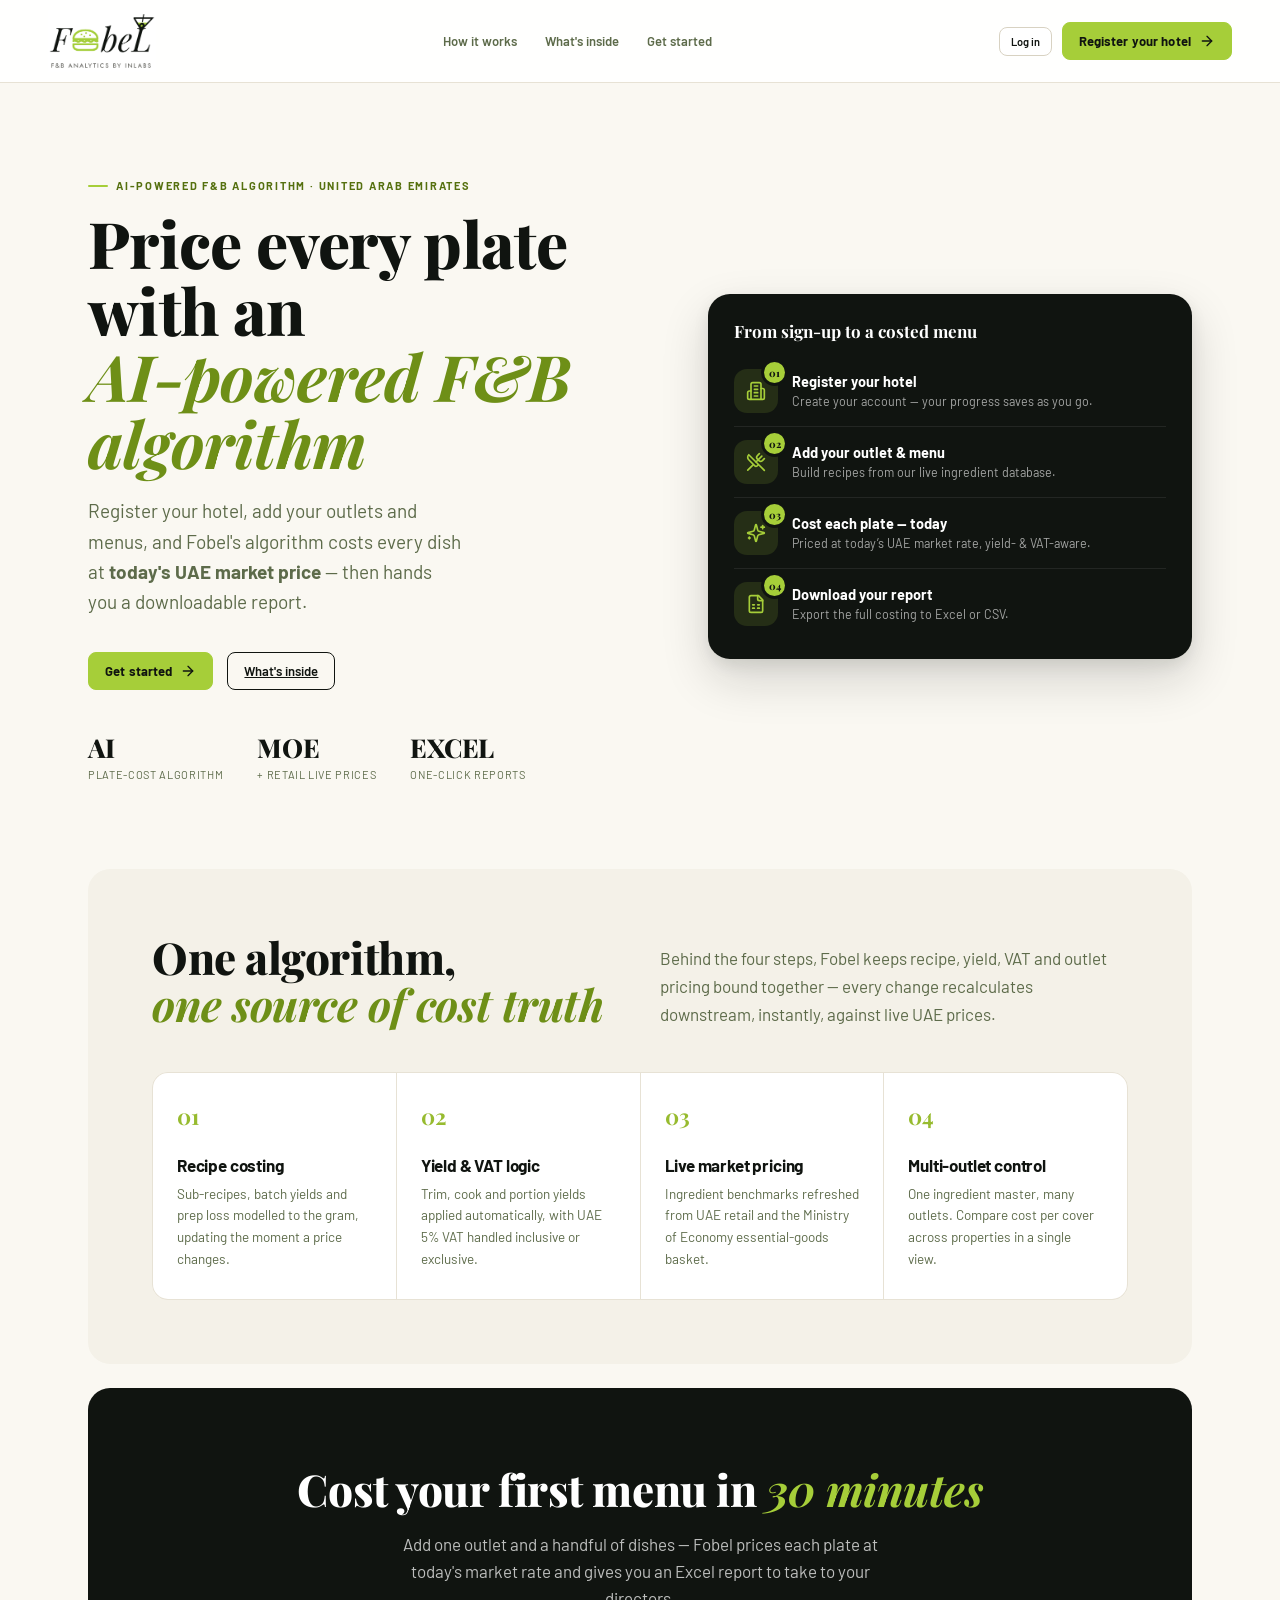
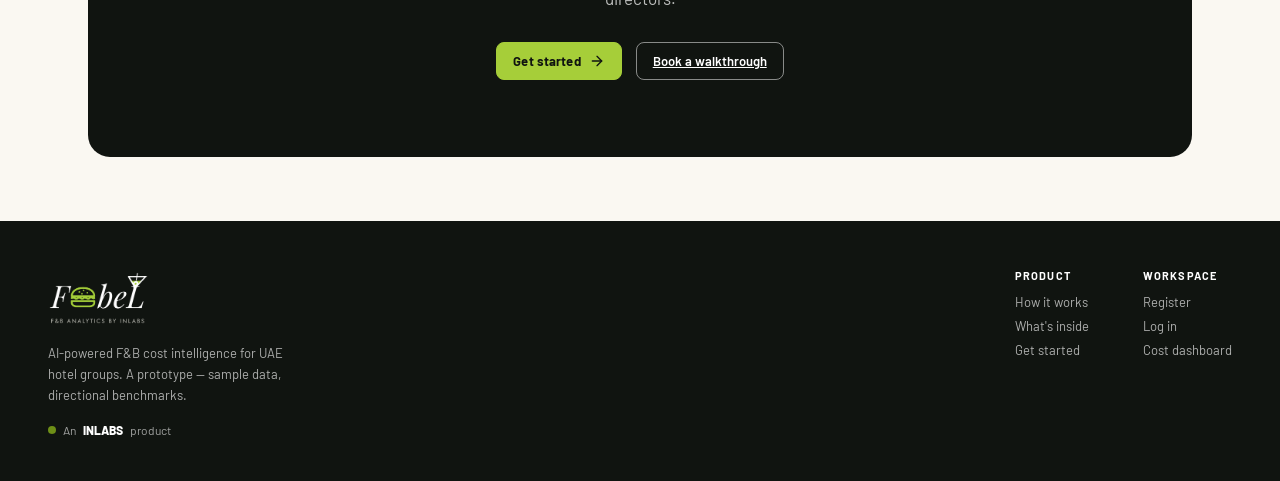
<file: index.html>
<!doctype html>
<html lang="en">
  <head>
    <meta charset="UTF-8" />
    <meta name="viewport" content="width=device-width,initial-scale=1.0" />
    <meta name="theme-color" content="#101410" />
    <link rel="icon" type="image/svg+xml" href="favicon.svg?v=2" />
    <link rel="manifest" href="manifest.webmanifest" />
    <link rel="apple-touch-icon" href="favicon.svg?v=2" />
    <meta name="apple-mobile-web-app-capable" content="yes" />
    <meta name="apple-mobile-web-app-status-bar-style" content="black-translucent" />
    <meta name="apple-mobile-web-app-title" content="Fobel" />
    <meta name="description" content="Fobel by INLABS — F&B cost intelligence for UAE hotel groups. Recipe costing, yield & VAT-aware, multi-outlet menu engineering." />
    <title>Fobel by INLABS — UAE Hotel F&B Cost Intelligence</title>
    <script type="module" crossorigin src="./assets/index-DhLRjqMc.js"></script>
    <link rel="stylesheet" crossorigin href="./assets/index-DPZf8jBC.css">
  </head>
  <body>
    <div id="root"></div>
  </body>
</html>
</file>
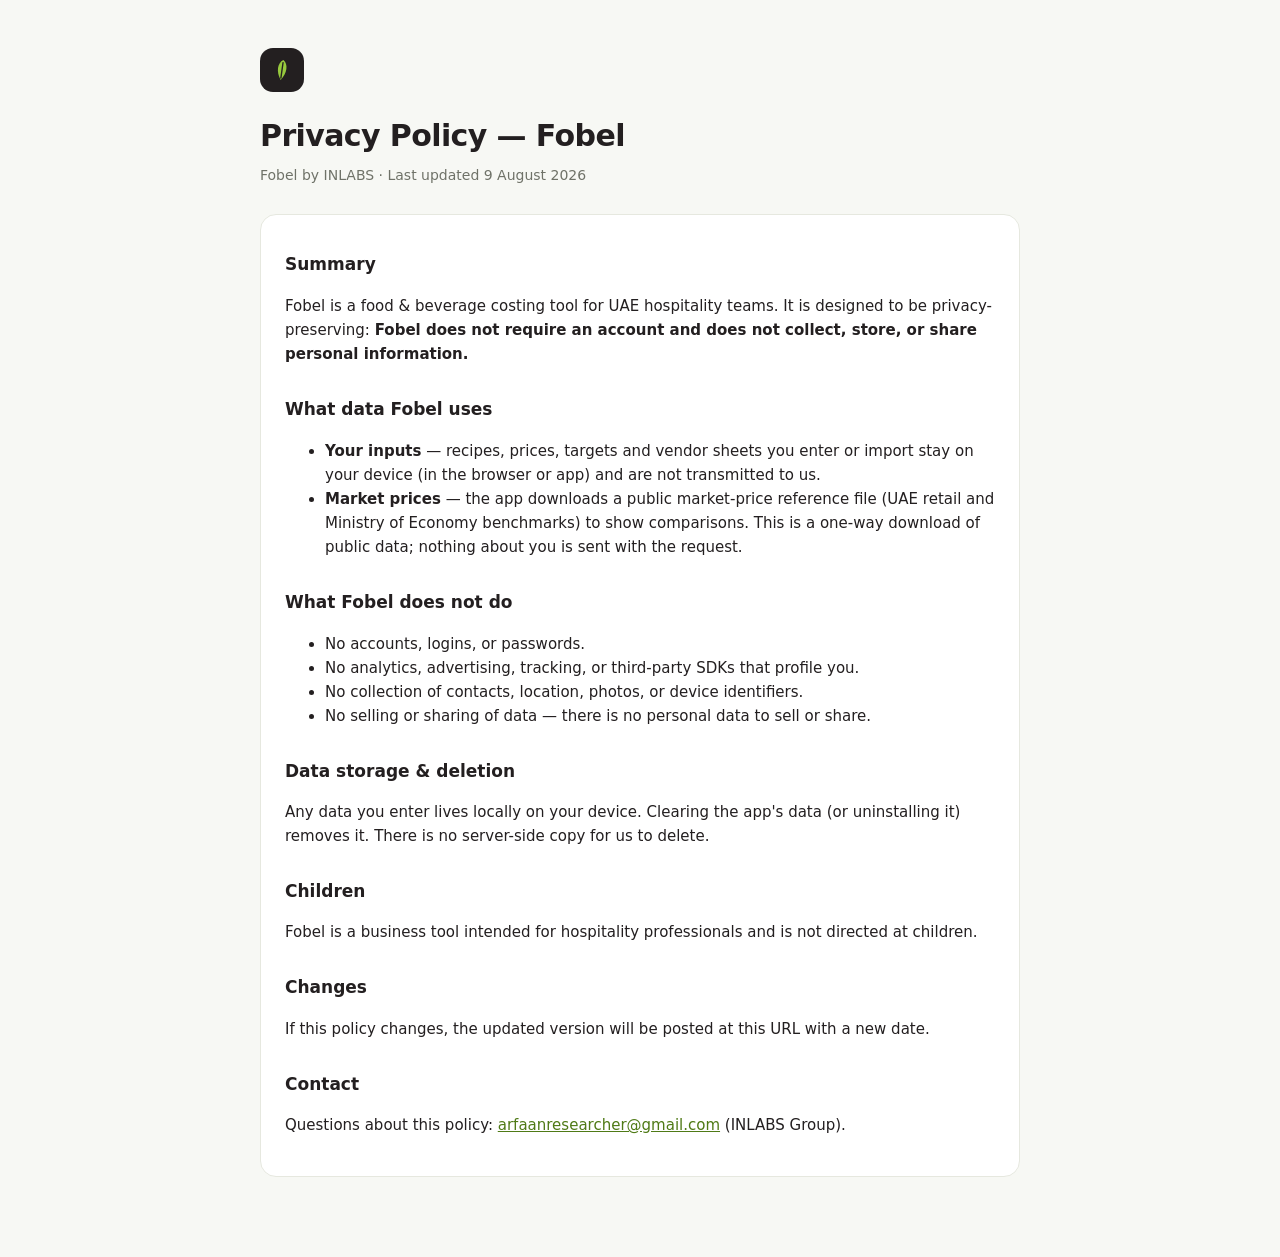
<file: privacy.html>
<!doctype html>
<html lang="en">
<head>
  <meta charset="UTF-8" />
  <meta name="viewport" content="width=device-width,initial-scale=1" />
  <title>Fobel — Privacy Policy</title>
  <style>
    :root { color-scheme: light; }
    body { margin: 0; font-family: Inter, system-ui, -apple-system, "Segoe UI", sans-serif; color: #231f20; background: #f7f8f4; line-height: 1.6; }
    .wrap { max-width: 760px; margin: 0 auto; padding: 48px 22px 80px; }
    .mark { width: 44px; height: 44px; border-radius: 13px; background: #231f20; display: grid; place-items: center; margin-bottom: 20px; }
    h1 { font-size: 30px; letter-spacing: -.02em; margin: 0 0 4px; }
    .sub { color: #6f7268; margin: 0 0 28px; font-size: 14px; }
    h2 { font-size: 17px; margin: 30px 0 8px; }
    p, li { font-size: 15px; }
    a { color: #4f7a16; }
    .card { background: #fff; border: 1px solid #e6e8df; border-radius: 16px; padding: 6px 24px 24px; }
    code { background: #eef6e3; padding: 1px 6px; border-radius: 5px; }
  </style>
</head>
<body>
  <div class="wrap">
    <div class="mark">
      <svg width="30" height="30" viewBox="0 0 48 48" fill="none">
        <g transform="rotate(8 24 24)"><path d="M24 8 C33 14 33 28 24 40 C15 28 15 14 24 8 Z" fill="#97c93d"/>
        <path d="M24 12 L24 37" stroke="#231f20" stroke-width="2.2" stroke-linecap="round"/></g>
      </svg>
    </div>
    <h1>Privacy Policy — Fobel</h1>
    <p class="sub">Fobel by INLABS · Last updated 9 August 2026</p>

    <div class="card">
      <h2>Summary</h2>
      <p>Fobel is a food &amp; beverage costing tool for UAE hospitality teams. It is designed to be
        privacy-preserving: <strong>Fobel does not require an account and does not collect, store, or
        share personal information.</strong></p>

      <h2>What data Fobel uses</h2>
      <ul>
        <li><strong>Your inputs</strong> — recipes, prices, targets and vendor sheets you enter or import
          stay on your device (in the browser or app) and are not transmitted to us.</li>
        <li><strong>Market prices</strong> — the app downloads a public market-price reference file
          (UAE retail and Ministry of Economy benchmarks) to show comparisons. This is a one-way
          download of public data; nothing about you is sent with the request.</li>
      </ul>

      <h2>What Fobel does not do</h2>
      <ul>
        <li>No accounts, logins, or passwords.</li>
        <li>No analytics, advertising, tracking, or third-party SDKs that profile you.</li>
        <li>No collection of contacts, location, photos, or device identifiers.</li>
        <li>No selling or sharing of data — there is no personal data to sell or share.</li>
      </ul>

      <h2>Data storage &amp; deletion</h2>
      <p>Any data you enter lives locally on your device. Clearing the app's data (or uninstalling it)
        removes it. There is no server-side copy for us to delete.</p>

      <h2>Children</h2>
      <p>Fobel is a business tool intended for hospitality professionals and is not directed at children.</p>

      <h2>Changes</h2>
      <p>If this policy changes, the updated version will be posted at this URL with a new date.</p>

      <h2>Contact</h2>
      <p>Questions about this policy: <a href="mailto:arfaanresearcher@gmail.com">arfaanresearcher@gmail.com</a>
        (INLABS Group).</p>
    </div>
  </div>
</body>
</html>
</file>
<file: assets/index-DPZf8jBC.css>
@import "https://fonts.googleapis.com/css2?family=Playfair+Display:ital,wght@0,600;0,700;0,800;0,900;1,600;1,700&family=Barlow:wght@400;500;600;700;800&display=swap";:root{--ink:#101410;--ink-2:#0b0e0b;--green:#6e8f17;--green-ink:#55700f;--green-text:#55700f;--lime:#a6ce39;--lime-600:#97bb2f;--gold:#b07c12;--green-050:#eef3de;--green-600:#55700f;--white:#fff;--paper:#faf8f2;--paper-2:#f4f1e8;--surface:#fff;--surface-2:#faf8f2;--line:#e7e2d5;--line-strong:#d8d2c2;--muted:#5d6b4a;--muted-2:#8a8f7e;--danger:#b4482a;--danger-050:#f7ece7;--warn:#b07c12;--warn-050:#f6eedd;--ok:#55700f;--ok-050:#eef3de;--font:"Barlow", system-ui, -apple-system, "Segoe UI", sans-serif;--serif:"Playfair Display", Georgia, "Times New Roman", serif;--num:"Barlow", system-ui, sans-serif;--fs-display:clamp(34px, 5vw, 64px);--fs-h1:30px;--fs-h2:20px;--fs-h3:15px;--fs-body:14px;--fs-sm:13px;--fs-xs:11px;--s-1:4px;--s-2:8px;--s-3:12px;--s-4:16px;--s-5:20px;--s-6:24px;--s-8:32px;--s-10:40px;--s-12:48px;--s-16:64px;--r-sm:8px;--r-md:12px;--r-lg:16px;--r-xl:22px;--r-pill:999px;--sh-1:0 1px 2px #1014100f, 0 1px 3px #1014100d;--sh-2:0 4px 14px #10141014, 0 2px 6px #1014100d;--sh-3:0 20px 48px #10141029, 0 6px 16px #10141014;--ease:cubic-bezier(.2, .7, .2, 1);--dur:.18s}*{box-sizing:border-box}html{-webkit-text-size-adjust:100%}body{font-family:var(--font);font-size:var(--fs-body);color:var(--ink);background:var(--paper);font-synthesis:none;-webkit-font-smoothing:antialiased;text-rendering:optimizelegibility;margin:0}button,input,select{font:inherit;color:inherit}a{color:inherit}.tnum{font-variant-numeric:tabular-nums}.serif{font-family:var(--serif)}.logo{align-items:center;gap:10px;display:inline-flex}.logo-text{flex-direction:column;line-height:1;display:flex}.logo-word{letter-spacing:-.02em;color:var(--ink);font-size:22px;font-weight:800}.logo--light .logo-word{color:var(--white)}.logo-byline{letter-spacing:.04em;color:var(--muted);margin-top:3px;font-size:10.5px}.logo--light .logo-byline{color:#ffffffb3}.logo-byline b{color:var(--green);font-weight:800}.inlabs-tag{color:var(--muted);align-items:center;gap:7px;font-size:12px;display:inline-flex}.inlabs-tag b{color:var(--ink);font-weight:800}.inlabs-dot{background:var(--green);border-radius:50%;width:8px;height:8px}.btn{cursor:pointer;font-weight:600;font-size:var(--fs-sm);border-radius:var(--r-sm);border:1px solid var(--line-strong);background:var(--white);color:var(--ink);transition:background var(--dur) var(--ease), border-color var(--dur) var(--ease), transform var(--dur) var(--ease);align-items:center;gap:8px;padding:10px 16px;display:inline-flex}.btn:hover{border-color:var(--muted-2)}.btn:active{transform:translateY(1px)}.btn{white-space:nowrap}.btn svg{width:16px;height:16px}.btn--primary{background:var(--lime);border-color:var(--lime);color:var(--ink);letter-spacing:.01em;font-weight:700}.btn--primary:hover{background:var(--lime-600);border-color:var(--lime-600)}.btn--dark{background:var(--ink);border-color:var(--ink);color:var(--white)}.btn--dark:hover{background:var(--ink-2)}.btn--outline{border-color:var(--ink);color:var(--ink);background:0 0}.btn--outline:hover{background:var(--ink);color:var(--white)}.btn--outline-light{color:var(--white);background:0 0;border-color:#ffffff80}.btn--outline-light:hover{border-color:var(--white);background:#ffffff1f}.btn--ghost{background:0 0;border-color:#0000}.btn--ghost:hover{background:var(--green-050)}.btn--sm{font-size:var(--fs-xs);padding:7px 11px}.topbar{z-index:40;-webkit-backdrop-filter:saturate(1.4)blur(10px);backdrop-filter:saturate(1.4)blur(10px);border-bottom:1px solid var(--line);background:#ffffffeb;justify-content:space-between;align-items:center;padding:10px clamp(18px,4vw,48px);display:flex;position:sticky;top:0}.topbar .logo img{display:block}.site-footer .inlabs-tag{color:#fff9}.site-footer .inlabs-tag b{color:var(--white)}.topbar a.logo{text-decoration:none}.topnav{align-items:center;gap:4px;display:flex}.topnav a{color:var(--muted);font-weight:600;font-size:var(--fs-sm);border-radius:var(--r-sm);padding:8px 12px;text-decoration:none}.topnav a:hover{color:var(--ink);background:var(--surface-2)}.topnav a.active{color:var(--ink)}.topbar-actions{align-items:center;gap:10px;display:flex}.home{max-width:1200px;margin:0 auto;padding:0 clamp(18px,4vw,48px)}.kicker{font-size:var(--fs-xs);letter-spacing:.16em;text-transform:uppercase;color:var(--green-text);align-items:center;gap:8px;font-weight:700;display:inline-flex}.kicker:before{content:"";background:var(--lime);border-radius:2px;width:20px;height:2px}.display{font-family:var(--serif);font-size:var(--fs-display);letter-spacing:-.01em;color:var(--ink);margin:18px 0 20px;font-weight:800;line-height:1.04}.display em{color:var(--green);font-style:italic;font-weight:700}.display-2{font-family:var(--serif);letter-spacing:-.01em;color:var(--ink);margin:0;font-size:clamp(28px,3.6vw,44px);font-weight:800;line-height:1.08}.display-2 em{color:var(--green);font-style:italic;font-weight:700}.hero{grid-template-columns:1.08fr .92fr;align-items:center;gap:52px;padding:clamp(44px,7vw,92px) 0 64px;display:grid}.hero .lead{color:var(--muted);max-width:34ch;margin:0 0 34px;font-size:19px;line-height:1.6}.hero-cta{flex-wrap:wrap;gap:14px;display:flex}.hero-trust{flex-wrap:wrap;gap:34px;margin-top:40px;display:flex}.hero-trust div{font-size:var(--fs-xs);color:var(--muted);text-transform:uppercase;letter-spacing:.06em}.hero-trust b{font-family:var(--serif);color:var(--ink);letter-spacing:-.01em;margin-bottom:3px;font-size:26px;font-weight:800;display:block}.hero-art{background:var(--ink);border-radius:var(--r-xl);box-shadow:var(--sh-3);color:var(--white);padding:24px}.hero-art .ha-row{justify-content:space-between;align-items:center;margin-bottom:18px;display:flex}.hero-art .ha-title{letter-spacing:.06em;color:#fff9;text-transform:uppercase;font-size:12px}.hero-art .ha-pill{color:var(--lime);background:#a6ce392e;border-radius:999px;padding:4px 10px;font-size:11px;font-weight:600}.ha-bars{gap:12px;display:grid}.ha-bar{grid-template-columns:92px 1fr 44px;align-items:center;gap:10px;font-size:12px;display:grid}.ha-bar>span:first-child{color:#ffffffb8;white-space:nowrap;text-overflow:ellipsis;overflow:hidden}.ha-track{background:#ffffff1f;border-radius:999px;height:8px;overflow:hidden}.ha-fill{background:var(--lime);border-radius:999px;height:100%}.ha-fill.over{background:var(--danger)}.ha-bar .val{text-align:right;font-variant-numeric:tabular-nums;color:var(--white);font-weight:600}.hero-flow{background:var(--ink);color:var(--white);border-radius:var(--r-xl);box-shadow:var(--sh-3);padding:26px 26px 20px}.hf-title{font-family:var(--serif);color:var(--white);margin-bottom:14px;font-size:17px;font-weight:700}.hero-flow ol{margin:0;padding:0;list-style:none}.hero-flow li{align-items:center;gap:14px;padding:13px 0;display:flex}.hero-flow li:not(:last-child){border-bottom:1px solid #ffffff14}.hf-node{width:44px;height:44px;color:var(--lime);background:#a6ce3924;border-radius:13px;flex:none;place-items:center;display:grid;position:relative}.hf-node svg{width:20px;height:20px}.hf-n{background:var(--lime);width:21px;height:21px;color:var(--ink);font-family:var(--serif);box-shadow:0 0 0 3px var(--ink);border-radius:50%;place-items:center;font-size:10px;font-weight:800;display:grid;position:absolute;top:-7px;right:-7px}.hf-text b{margin-bottom:2px;font-size:14.5px;font-weight:700;display:block}.hf-text span{color:#ffffff9e;font-size:12.5px;line-height:1.45}.section{border-top:1px solid var(--line);padding:clamp(48px,7vw,88px) 0}.band-paper{background:var(--paper-2);border-radius:var(--r-xl);border-top:0;margin:24px 0;padding:clamp(34px,5vw,64px)}.modules-head{grid-template-columns:1fr 1fr;align-items:end;gap:40px;margin-bottom:44px;display:grid}.modules-head p{color:var(--muted);margin:0;font-size:17px;line-height:1.65}.modules{background:var(--line);border:1px solid var(--line);border-radius:var(--r-lg);grid-template-columns:repeat(4,1fr);gap:1px;display:grid;overflow:hidden}.module{background:var(--surface);flex-direction:column;min-height:200px;padding:28px 24px 30px;display:flex}.module .m-n{font-family:var(--serif);color:var(--lime-600);margin-bottom:24px;font-size:22px;font-weight:700}.module h3{letter-spacing:-.01em;margin:0 0 8px;font-size:17px}.module p{color:var(--muted);margin:0;font-size:13.5px;line-height:1.6}.plotted{grid-template-columns:1.05fr .95fr;align-items:center;gap:52px;display:grid}.plotted .lead{color:var(--muted);margin:16px 0 22px;font-size:17px;line-height:1.65}.ticks{gap:0;margin:0 0 28px;padding:0;list-style:none;display:grid}.ticks li{border-bottom:1px solid var(--line);color:var(--ink);padding:14px 0 14px 28px;font-size:14.5px;position:relative}.ticks li:first-child{border-top:1px solid var(--line)}.ticks li:before{content:"";background:var(--lime);border-radius:3px;width:10px;height:10px;position:absolute;top:19px;left:2px}.quad-art{background:var(--surface);border:1px solid var(--line);border-radius:var(--r-xl);box-shadow:var(--sh-1);padding:24px}.quad-art svg{width:100%;height:auto;display:block}.quad-labels{letter-spacing:.04em;text-transform:uppercase;grid-template-columns:1fr 1fr;gap:6px 14px;margin-top:14px;font-size:12px;font-weight:700;display:grid}.quad-labels span:first-child{text-align:right;order:2}.quad-labels span:nth-child(2){text-align:left;order:1}.quad-labels span:nth-child(3){text-align:right;order:4}.quad-labels span:nth-child(4){text-align:left;order:3}.flow{grid-template-columns:repeat(4,1fr);gap:24px;margin:0;padding:0;list-style:none;display:grid;position:relative}.flow-step{position:relative}.flow-node{background:var(--ink);width:64px;height:64px;color:var(--lime);border-radius:18px;place-items:center;margin-bottom:18px;display:grid;position:relative}.flow-node svg{width:26px;height:26px}.flow-n{background:var(--lime);width:26px;height:26px;color:var(--ink);font-family:var(--serif);box-shadow:0 0 0 3px var(--paper);border-radius:50%;place-items:center;font-size:12px;font-weight:800;display:grid;position:absolute;top:-8px;right:-8px}.flow-step h3{letter-spacing:-.01em;margin:0 0 8px;font-size:17px}.flow-step p{color:var(--muted);margin:0;font-size:14px;line-height:1.6}.flow-step:not(:last-child):after{content:"";background:repeating-linear-gradient(90deg, var(--line-strong) 0 7px, transparent 7px 14px);height:2px;position:absolute;top:31px;left:78px;right:-12px}.band-paper .flow-n{box-shadow:0 0 0 3px var(--paper-2)}.rollout-h{max-width:760px;margin-bottom:56px}.timeline{grid-template-columns:repeat(3,1fr);gap:40px;display:grid}.tstep{border-top:2px solid var(--ink);padding-top:22px}.tstep .t-n{font-family:var(--serif);color:var(--muted-2);font-size:20px;font-weight:700}.tstep h3{letter-spacing:-.01em;margin:10px 0;font-size:18px}.tstep p{color:var(--muted);margin:0;font-size:14px;line-height:1.65}.cta-band{background:var(--ink);color:var(--white);border-radius:var(--r-xl);text-align:center;margin:8px 0 64px;padding:clamp(44px,6vw,80px) clamp(24px,4vw,48px)}.cta-band .display-2{color:var(--white)}.cta-band .display-2 em{color:var(--lime)}.cta-band p{color:#ffffffb8;max-width:52ch;margin:18px auto 30px;font-size:17px;line-height:1.6}.cta-actions{flex-wrap:wrap;justify-content:center;gap:14px;display:flex}.site-footer{background:var(--ink);color:#ffffffa8;flex-wrap:wrap;justify-content:space-between;gap:30px;padding:48px clamp(18px,4vw,48px) 44px;font-size:13px;display:flex}.site-footer .cols{flex-wrap:wrap;gap:54px;display:flex}.site-footer h4{font-size:var(--fs-xs);letter-spacing:.1em;text-transform:uppercase;color:var(--white);margin:0 0 12px}.site-footer a{color:#ffffffa8;margin-bottom:8px;text-decoration:none;display:block}.site-footer a:hover{color:var(--white)}.workspace{max-width:1560px;margin:0 auto;padding:24px clamp(16px,3vw,40px) 40px}.ws-head{flex-wrap:wrap;justify-content:space-between;align-items:flex-end;gap:20px;margin-bottom:20px;display:flex}.ws-head h1{letter-spacing:-.02em;margin:6px 0 4px;font-size:26px}.ws-head .sub{color:var(--muted);margin:0;font-size:13px}.ws-head .sub i{background:var(--muted-2);border-radius:50%;width:3px;height:3px;margin:0 8px 3px;display:inline-block}.ws-actions{flex-wrap:wrap;gap:10px;display:flex}.outlet-switch{flex-wrap:wrap;gap:8px;margin-bottom:22px;display:flex}.outlet-chip{text-align:left;border:1px solid var(--line);background:var(--surface);border-radius:var(--r-md);cursor:pointer;min-width:150px;transition:border-color var(--dur), background var(--dur);flex-direction:column;align-items:flex-start;gap:2px;padding:10px 16px;display:flex}.outlet-chip:hover{border-color:var(--line-strong)}.outlet-chip.on{border-color:var(--ink);background:var(--ink)}.outlet-chip .oc-name{color:var(--ink);font-size:13.5px;font-weight:700}.outlet-chip.on .oc-name{color:var(--white)}.outlet-chip .oc-meta{color:var(--muted);font-size:11px}.outlet-chip.on .oc-meta{color:#ffffffa6}.outlet-chip--add{min-width:0;color:var(--muted);border-style:dashed;flex-direction:row;justify-content:center;align-items:center;gap:8px;padding:10px 18px;font-size:13px;font-weight:700}.outlet-chip--add:hover{border-color:var(--ink);color:var(--ink);background:var(--green-050)}.outlet-chip--add svg{width:16px}.modal{z-index:51;background:var(--surface);border-radius:var(--r-lg);width:min(440px,92vw);box-shadow:var(--sh-3);animation:pop var(--dur) var(--ease);position:fixed;top:50%;left:50%;overflow:hidden;transform:translate(-50%,-50%)}@keyframes pop{0%{opacity:0;transform:translate(-50%,-48%)scale(.98)}}.modal-head{border-bottom:1px solid var(--line);justify-content:space-between;align-items:center;padding:18px 20px;display:flex}.modal-head h2{margin:0;font-size:17px}.modal-head .close{cursor:pointer;color:var(--muted);background:0 0;border:0}.modal-body{gap:14px;padding:18px 20px;display:grid}.field{gap:6px;display:grid}.field>span:first-child{color:var(--ink);font-size:12.5px;font-weight:600}.field-input{align-items:center;gap:8px;display:flex}.field-input input,.field-input select{border:1px solid var(--line-strong);border-radius:var(--r-sm);background:var(--surface);flex:1;padding:9px 11px;font-size:14px}.field-input i{color:var(--muted);font-size:13px;font-style:normal}.modal-foot{border-top:1px solid var(--line);justify-content:flex-end;gap:10px;padding:16px 20px;display:flex}.empty-canvas{background:var(--surface);border:1px solid var(--line);border-radius:var(--r-xl);text-align:center;max-width:720px;box-shadow:var(--sh-1);margin:8px auto 0;padding:clamp(32px,6vw,64px) clamp(20px,4vw,48px)}.ec-mark{background:var(--ink);width:66px;height:66px;color:var(--lime);border-radius:20px;place-items:center;margin:0 auto 20px;display:grid}.ec-mark svg{width:30px;height:30px}.empty-canvas h2{font-family:var(--serif);letter-spacing:-.01em;margin:0 0 12px;font-size:clamp(22px,3vw,30px);font-weight:800}.empty-canvas p{color:var(--muted);max-width:52ch;margin:0 auto 24px;font-size:15.5px;line-height:1.6}.ec-cta{padding:12px 22px;font-size:14px}.ec-steps{flex-wrap:wrap;justify-content:center;gap:10px 14px;margin-top:28px;display:flex}.ec-steps span{color:var(--muted);background:var(--surface-2);border:1px solid var(--line);border-radius:999px;padding:6px 14px;font-size:12px;font-weight:600}.empty-row td{text-align:center;color:var(--muted);padding:26px 14px;font-size:13.5px}.linklike{color:var(--green-text);cursor:pointer;font-weight:700;font:inherit;background:0 0;border:0;padding:0}.linklike:hover{text-decoration:underline}.topbar-actions .who{color:var(--muted);text-overflow:ellipsis;white-space:nowrap;max-width:22ch;font-size:13px;font-weight:600;overflow:hidden}.auth-wrap{background:radial-gradient(1200px 500px at 50% -10%, var(--paper-2), var(--paper));place-items:center;min-height:100vh;padding:40px 18px;display:grid}.auth-card{background:var(--surface);border:1px solid var(--line);border-radius:var(--r-xl);width:100%;max-width:540px;box-shadow:var(--sh-2);padding:32px clamp(22px,4vw,40px) 30px}.auth-logo{margin-bottom:20px;text-decoration:none;display:inline-block}.auth-title{font-family:var(--serif);letter-spacing:-.01em;margin:0 0 6px;font-size:28px;font-weight:800}.auth-sub{color:var(--muted);margin:0 0 22px;font-size:14.5px}.auth-grid{grid-template-columns:1fr 1fr;gap:14px;margin-bottom:8px;display:grid}.auth-grid .field--full,.field--full{grid-column:1/-1}.auth-submit{justify-content:center;width:100%;margin-top:18px;padding:12px;font-size:14px}.auth-foot{border-top:1px solid var(--line);color:var(--muted);text-align:center;margin-top:18px;padding-top:16px;font-size:13.5px}.auth-foot a{color:var(--green-text);font-weight:700;text-decoration:none}.auth-foot a:hover{text-decoration:underline}.auth-err{background:var(--danger-050);color:var(--danger);border:1px solid color-mix(in srgb, var(--danger) 35%, white);border-radius:var(--r-sm);align-items:center;gap:8px;margin-bottom:16px;padding:10px 12px;font-size:13px;display:flex}.auth-err svg{flex:none;width:16px}.verify-demo{background:var(--green-050);color:var(--ink);border:1px solid color-mix(in srgb, var(--green) 30%, white);border-radius:var(--r-sm);align-items:center;gap:8px;margin-bottom:16px;padding:10px 12px;font-size:13px;display:flex}.verify-demo svg{width:16px;color:var(--green-text);flex:none}.verify-demo b{font-variant-numeric:tabular-nums;letter-spacing:.05em}.admin-wrap{max-width:1100px;margin:0 auto;padding:28px clamp(16px,3vw,40px) 48px}.admin-head{align-items:center;gap:16px;margin-bottom:14px;display:flex}.admin-head h1{font-family:var(--serif);flex:1;margin:0;font-size:24px}.admin-head h1 span{font-family:var(--font);color:var(--muted);background:var(--surface-2);border:1px solid var(--line);vertical-align:middle;border-radius:999px;margin-left:8px;padding:3px 10px;font-size:13px}.admin-note{background:var(--warn-050);color:var(--ink);border:1px solid color-mix(in srgb, var(--warn) 35%, white);border-radius:var(--r-sm);align-items:center;gap:8px;margin-bottom:16px;padding:10px 12px;font-size:13px;display:flex}.admin-note svg{width:16px;color:var(--warn);flex:none}.admin-table{background:var(--surface);border:1px solid var(--line);border-radius:var(--r-lg);min-width:820px}.admin-table th,.admin-table td{padding:12px 14px}@media (width<=560px){.auth-grid{grid-template-columns:1fr}}.metrics{grid-template-columns:repeat(4,1fr);gap:14px;margin-bottom:22px;display:grid}.metric{background:var(--surface);border:1px solid var(--line);border-radius:var(--r-lg);padding:16px 18px}.metric small{font-size:var(--fs-xs);letter-spacing:.07em;text-transform:uppercase;color:var(--muted);margin-bottom:8px;display:block}.metric strong{letter-spacing:-.02em;font-variant-numeric:tabular-nums;font-size:27px;font-weight:800}.metric .foot{color:var(--muted);align-items:center;gap:5px;margin-top:6px;font-size:12px;display:flex}.metric .foot svg{width:14px}.foot.good{color:var(--ok)}.foot.bad{color:var(--danger)}.notice{background:var(--green-050);border:1px solid color-mix(in srgb, var(--green) 40%, white);color:var(--ink);border-radius:var(--r-md);align-items:center;gap:10px;margin-bottom:18px;padding:12px 14px;font-size:13.5px;display:flex}.notice svg{width:18px;color:var(--green-600);flex:none}.notice button{cursor:pointer;color:var(--muted);background:0 0;border:0;place-items:center;margin-left:auto;display:grid}.notice button svg{width:16px}.ws-body{grid-template-columns:1fr 372px;align-items:start;gap:18px;display:grid}@media (width<=1160px){.ws-body{grid-template-columns:1fr}}.panel-card{background:var(--surface);border:1px solid var(--line);border-radius:var(--r-lg);overflow:hidden}.panel-card+.panel-card{margin-top:18px}.panel-head{border-bottom:1px solid var(--line);justify-content:space-between;align-items:center;gap:14px;padding:16px 18px;display:flex}.panel-head h2{letter-spacing:-.01em;margin:0;font-size:15px}.panel-head p{color:var(--muted);margin:3px 0 0;font-size:12px}.panel-head .count{color:var(--muted);font-size:12px}.toolbar{border-bottom:1px solid var(--line);flex-wrap:wrap;align-items:center;gap:12px;padding:12px 18px;display:flex}.search{border:1px solid var(--line-strong);border-radius:var(--r-sm);flex:1;align-items:center;gap:8px;min-width:180px;padding:7px 11px;display:flex}.search svg{width:15px;color:var(--muted)}.search input{background:0 0;border:0;outline:0;width:100%}.seg{background:var(--surface-2);border:1px solid var(--line);border-radius:var(--r-sm);flex-wrap:wrap;gap:2px;padding:3px;display:inline-flex}.seg button{color:var(--muted);cursor:pointer;background:0 0;border:0;border-radius:6px;padding:6px 11px;font-size:12.5px;font-weight:600}.seg button.on{background:var(--white);color:var(--ink);box-shadow:var(--sh-1)}.table-scroll{overflow-x:auto}.cost-table{border-collapse:collapse;width:100%;min-width:820px}.cost-table th{text-align:left;font-size:var(--fs-xs);letter-spacing:.06em;text-transform:uppercase;color:var(--muted);border-bottom:1px solid var(--line);white-space:nowrap;padding:11px 14px;font-weight:700}.cost-table th.num,.cost-table td.num{text-align:right;font-variant-numeric:tabular-nums}.cost-table td{border-bottom:1px solid var(--line);padding:12px 14px;font-size:13.5px}.cost-table tbody tr{cursor:pointer}.cost-table tbody tr:hover{background:var(--surface-2)}.cost-table tbody tr.selected{background:var(--green-050)}.cost-table .r-name strong{font-weight:700;display:block}.cost-table .r-name span{color:var(--muted);font-size:11.5px}.cost-pill{border-radius:var(--r-pill);font-variant-numeric:tabular-nums;padding:3px 9px;font-size:12px;font-weight:700;display:inline-block}.cost-pill.ok{background:var(--ok-050);color:var(--ok)}.cost-pill.warn{background:var(--danger-050);color:var(--danger)}.qbadge{white-space:nowrap;align-items:center;gap:6px;font-size:12px;font-weight:600;display:inline-flex}.qdot{border-radius:3px;flex:none;width:9px;height:9px}.chev{color:var(--muted-2);width:16px}.var-cell{justify-content:flex-end;align-items:center;gap:8px;display:flex}.var-bar{background:var(--line);border-radius:999px;flex:none;width:84px;height:6px;position:relative;overflow:hidden}.var-bar i{position:absolute;top:0;bottom:0}.var-bar i.under{background:var(--ok);right:50%}.var-bar i.over{background:var(--danger);left:50%}.var-bar:before{content:"";background:var(--muted-2);width:1px;position:absolute;top:-2px;bottom:-2px;left:50%}.var-val{text-align:right;font-variant-numeric:tabular-nums;width:52px;font-size:12.5px;font-weight:600}.var-val.under{color:var(--ok)}.var-val.over{color:var(--danger)}.recipe-drawer{background:var(--surface);border:1px solid var(--line);border-radius:var(--r-lg);position:sticky;top:84px;overflow:hidden}.rd-head{border-bottom:1px solid var(--line);padding:18px;position:relative}.rd-head .close{cursor:pointer;color:var(--muted);background:0 0;border:0;position:absolute;top:14px;right:14px}.rd-head .close svg{width:18px}.rd-eyebrow{font-size:var(--fs-xs);letter-spacing:.08em;text-transform:uppercase;color:var(--green-text);font-weight:700}.rd-head h2{letter-spacing:-.02em;margin:6px 0 4px;padding-right:24px;font-size:19px}.rd-head .meta{color:var(--muted);margin:0;font-size:12.5px}.rd-kpis{background:var(--line);grid-template-columns:repeat(3,1fr);gap:1px;display:grid}.rd-kpis--2col{grid-template-columns:1fr 1fr}.rd-kpis>div{background:var(--surface);padding:14px 16px}.rd-kpis small{letter-spacing:.05em;text-transform:uppercase;color:var(--muted);margin-bottom:5px;font-size:10.5px;display:block}.rd-kpis strong{font-variant-numeric:tabular-nums;font-size:18px;font-weight:800}.rd-kpis .kpi-delta{font-variant-numeric:tabular-nums;margin-top:3px;font-size:10.5px;font-weight:600;display:block}.kpi-delta.under{color:var(--ok)}.kpi-delta.over{color:var(--danger)}.rd-kpis strong.good{color:var(--ok)}.rd-kpis strong.bad{color:var(--danger)}.rd-section{border-top:1px solid var(--line);padding:16px 18px}.rd-section h3{letter-spacing:.05em;text-transform:uppercase;color:var(--muted);margin:0 0 12px;font-size:12px}.target-row{justify-content:space-between;align-items:center;margin-bottom:6px;font-size:13px;display:flex}.target-track{background:var(--line);border-radius:999px;height:10px;margin:8px 0 4px;position:relative;overflow:hidden}.target-track .fill{background:var(--ok);border-radius:999px;position:absolute;top:0;bottom:0;left:0}.target-track .fill.over{background:var(--danger)}.target-track .marker{background:var(--ink);width:2px;position:absolute;top:-3px;bottom:-3px}.target-legend{color:var(--muted);justify-content:space-between;font-size:11px;display:flex}.lines{gap:2px;display:grid}.line-row{border-bottom:1px dashed var(--line);grid-template-columns:1fr auto;align-items:center;gap:10px;padding:9px 0;display:grid}.line-row:last-child{border-bottom:0}.line-row .li b{font-size:13px;font-weight:600;display:block}.line-row .li span{color:var(--muted);font-size:11.5px}.line-row .lc{text-align:right}.line-row .lc b{font-variant-numeric:tabular-nums;font-size:13px;font-weight:700}.line-row .lc a{align-items:center;gap:3px;font-size:11px;text-decoration:none;display:inline-flex}.line-row .lc a svg{width:11px}.tag-below{color:var(--ok)}.tag-above{color:var(--danger)}.tag-at{color:var(--muted)}.elines{gap:8px;display:grid}.eline{border:1px solid var(--line);border-radius:var(--r-md);background:var(--surface-2);padding:10px 12px}.el-top{justify-content:space-between;align-items:center;display:flex}.el-top b{font-size:13px;font-weight:600}.el-del{cursor:pointer;color:var(--muted-2);background:0 0;border:0;place-items:center;padding:2px;display:grid}.el-del:hover{color:var(--danger)}.el-del svg{width:15px}.el-grid{grid-template-columns:1fr 1fr;gap:8px 10px;margin:8px 0 6px;display:grid}.el-grid label{color:var(--muted);align-items:center;gap:5px;font-size:11.5px;display:inline-flex}.el-grid input{text-align:right;border:1px solid var(--line-strong);font-variant-numeric:tabular-nums;border-radius:6px;width:56px;padding:5px 7px;font-size:12.5px}.el-grid label>span{color:var(--muted);white-space:nowrap}.mkt-label{position:relative}.src-badge{letter-spacing:.02em;color:var(--muted);background:var(--surface);border:1px solid var(--line-strong);text-transform:uppercase;border-radius:999px;align-items:center;gap:2px;margin-left:auto;padding:2px 6px;font-size:9.5px;font-weight:700;text-decoration:none;display:inline-flex}.src-badge svg{width:9px}.src-badge.moe{color:var(--green-text);border-color:color-mix(in srgb, var(--green) 45%, white);background:var(--green-050)}.el-cost{color:var(--muted);justify-content:space-between;align-items:center;font-size:12px;display:flex}.el-cost b{color:var(--ink);font-variant-numeric:tabular-nums}.el-cost a{align-items:center;gap:3px;font-weight:600;text-decoration:none;display:inline-flex}.el-cost a svg{width:11px}.el-add{gap:8px;margin-top:12px;display:flex}.el-add select{border:1px solid var(--line-strong);border-radius:var(--r-sm);background:var(--surface);flex:1;padding:8px 10px;font-size:13px}.el-add .btn:disabled{opacity:.5;cursor:not-allowed}.el-totals{border-top:1px solid var(--line);color:var(--muted);justify-content:space-between;gap:12px;margin-top:14px;padding-top:12px;font-size:12.5px;display:flex}.el-totals b{color:var(--ink);font-variant-numeric:tabular-nums}.reprice{background:var(--green-050);border-radius:var(--r-md);padding:14px 16px}.reprice .rp-row{justify-content:space-between;align-items:baseline;margin-bottom:4px;font-size:13px;display:flex}.reprice strong{font-variant-numeric:tabular-nums}.reprice .hint{color:var(--muted);margin:6px 0 0;font-size:11.5px}.quadrant{padding:12px 18px 18px;position:relative}.quadrant svg{width:100%;height:auto;display:block}.q-corner{letter-spacing:.08em;opacity:.8;font-size:10px;font-weight:800}.q-axis{fill:var(--muted);font-size:10px}.q-legend{flex-wrap:wrap;gap:16px;margin-top:10px;padding:0 6px;display:flex}.q-legend .qi{color:var(--muted);align-items:center;gap:7px;font-size:12px;display:inline-flex}.q-legend .qi b{color:var(--ink);font-weight:600}.dot-mark{cursor:pointer}.q-tip{z-index:60;pointer-events:none;background:var(--ink);color:var(--white);box-shadow:var(--sh-3);border-radius:8px;max-width:230px;padding:9px 11px;font-size:12px;position:fixed}.q-tip b{margin-bottom:3px;display:block}.q-tip .tip-row{color:#fffc;justify-content:space-between;gap:14px;display:flex}.scrim{z-index:50;animation:fade var(--dur) var(--ease);background:#231f2066;position:fixed;inset:0}@keyframes fade{0%{opacity:0}}.settings{background:var(--surface);z-index:51;width:min(420px,92vw);box-shadow:var(--sh-3);animation:slidein var(--dur) var(--ease);flex-direction:column;display:flex;position:fixed;top:0;bottom:0;right:0}@keyframes slidein{0%{transform:translate(100%)}}.settings-head{border-bottom:1px solid var(--line);justify-content:space-between;align-items:center;padding:18px 20px;display:flex}.settings-head h2{margin:0;font-size:17px}.settings-head .close{cursor:pointer;color:var(--muted);background:0 0;border:0}.settings-body{padding:4px 20px 24px;overflow-y:auto}.set-group{border-bottom:1px solid var(--line);padding:18px 0}.set-group:last-child{border-bottom:0}.set-group h3{letter-spacing:.07em;text-transform:uppercase;color:var(--muted);margin:0 0 4px;font-size:11px}.set-group .gh{color:var(--muted);margin:0 0 14px;font-size:12px}.set-row{justify-content:space-between;align-items:center;gap:14px;margin-bottom:14px;display:flex}.set-row:last-child{margin-bottom:0}.set-row label{font-size:13.5px;font-weight:500}.set-row label small{color:var(--muted);font-size:11.5px;font-weight:400;display:block}.set-row input[type=number]{text-align:right;border:1px solid var(--line-strong);font-variant-numeric:tabular-nums;border-radius:7px;width:78px;padding:7px 9px}.set-row .suffix{color:var(--muted);align-items:center;gap:6px;font-size:12px;display:inline-flex}.toggle{background:var(--surface-2);border:1px solid var(--line);border-radius:var(--r-sm);padding:3px;display:inline-flex}.toggle button{color:var(--muted);cursor:pointer;background:0 0;border:0;border-radius:6px;padding:6px 12px;font-size:12.5px;font-weight:600}.toggle button.on{background:var(--ink);color:var(--white)}.exposure{gap:2px;padding:6px 18px 16px;display:grid}.exp-row{border-bottom:1px dashed var(--line);grid-template-columns:1fr auto auto;align-items:center;gap:12px;padding:10px 0;font-size:13px;display:grid}.exp-row:last-child{border-bottom:0}.exp-row .en b{font-weight:600;display:block}.exp-row .en span{color:var(--muted);font-size:11.5px}.exp-row .num{font-variant-numeric:tabular-nums;text-align:right;color:var(--muted)}.exp-row .delta{font-weight:700}.exp-row .delta.over{color:var(--danger)}.exp-row .delta.under{color:var(--ok)}.empty{color:var(--muted);text-align:center;padding:24px 18px;font-size:13px}.ws-footer{border-top:1px solid var(--line);color:var(--muted);flex-wrap:wrap;justify-content:space-between;gap:16px;margin-top:26px;padding-top:18px;font-size:12px;display:flex}@media (width<=980px){.hero,.plotted,.modules-head{grid-template-columns:1fr;gap:30px}.modules,.flow{grid-template-columns:1fr 1fr}.timeline{grid-template-columns:1fr;gap:28px}.metrics{grid-template-columns:1fr 1fr}.flow-step:after{display:none}}@media (width<=640px){.modules,.metrics,.flow{grid-template-columns:1fr}.topnav{display:none}.topbar .logo img{height:46px!important}.topbar{padding-left:14px;padding-right:14px}.topbar-actions{gap:8px}}@media (width<=680px){.table-scroll{overflow-x:visible}.cost-table{min-width:0}.cost-table thead{display:none}.cost-table,.cost-table tbody,.cost-table tr,.cost-table td{width:100%;display:block}.cost-table tr{border:1px solid var(--line);border-radius:var(--r-md);margin:0 12px 10px;padding:12px 14px}.cost-table tr.selected{background:var(--green-050);border-color:color-mix(in srgb, var(--green) 45%, white)}.cost-table td{border:0;justify-content:space-between;align-items:center;gap:12px;padding:6px 0;display:flex}.cost-table td:before{content:attr(data-label);color:var(--muted);letter-spacing:.05em;text-transform:uppercase;text-align:left;flex:none;font-size:11px;font-weight:700}.cost-table td.r-name{border-bottom:1px solid var(--line);margin-bottom:4px;padding-bottom:8px;display:block}.cost-table td.r-name:before{content:none}.cost-table td:last-child{display:none}.var-cell{justify-content:flex-end}}
</file>
